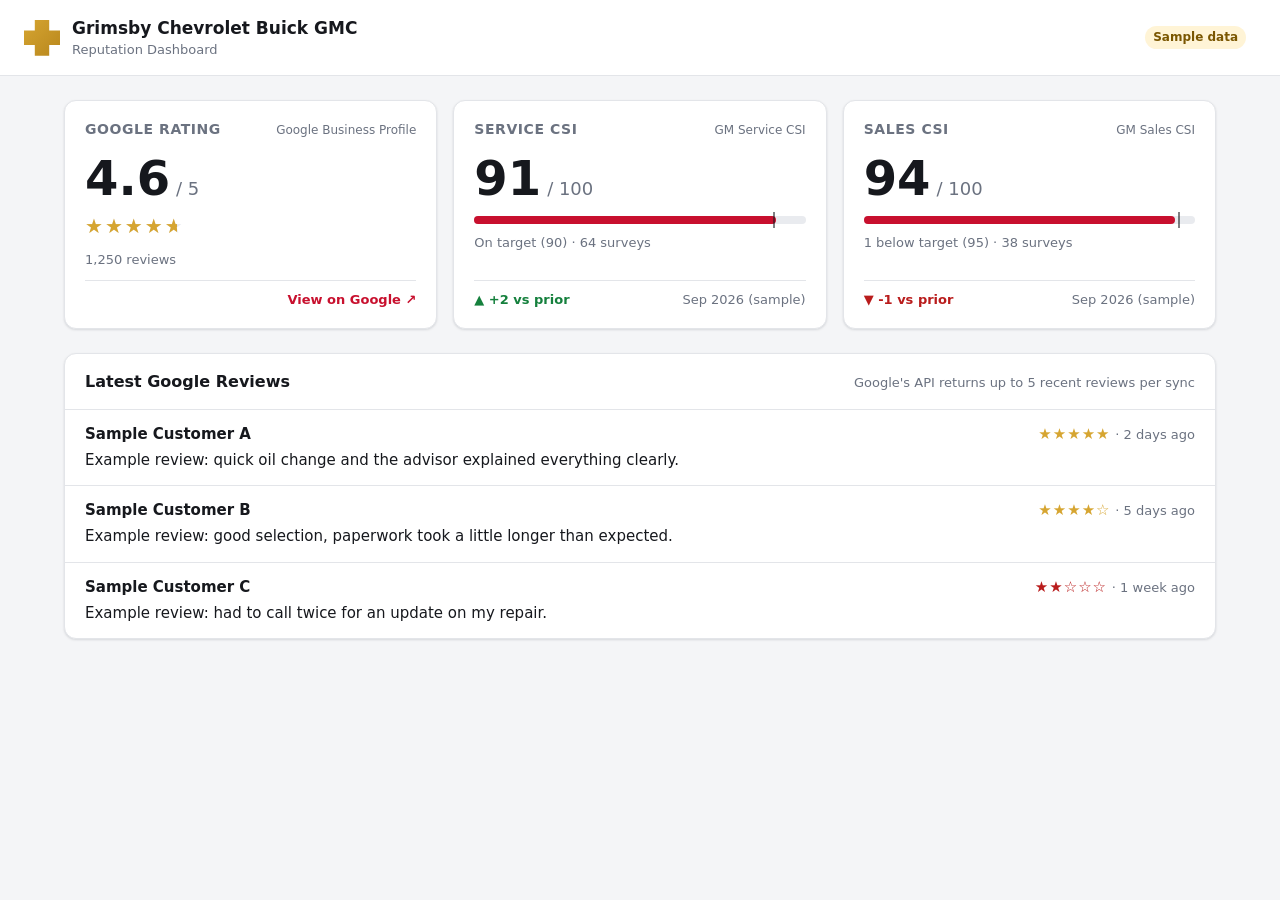
<file: reputation/index.html>
<!doctype html>
<html lang="en">
<head>
  <meta charset="utf-8">
  <meta name="viewport" content="width=device-width, initial-scale=1">
  <title>Reputation Dashboard</title>
  <link rel="stylesheet" href="styles.css">
</head>
<body>
  <header class="topbar">
    <div class="brand">
      <span class="brand-mark" aria-hidden="true"></span>
      <div>
        <h1>Grimsby Chevrolet Buick GMC</h1>
        <p class="subtitle">Reputation Dashboard</p>
      </div>
    </div>
    <div class="topbar-meta">
      <span id="data-mode" class="badge" hidden></span>
      <span id="last-updated" class="muted"></span>
    </div>
  </header>

  <main>
    <section class="tiles" aria-label="Key metrics">
      <!-- Google rating -->
      <article class="tile" id="tile-google">
        <header class="tile-head">
          <h2>Google Rating</h2>
          <span class="source">Google Business Profile</span>
        </header>
        <div class="tile-body">
          <div class="metric">
            <span class="metric-value" data-field="value">—</span>
            <span class="metric-unit">/ 5</span>
          </div>
          <div class="stars" data-field="stars" aria-hidden="true"></div>
          <p class="metric-sub" data-field="sub">Waiting for data</p>
        </div>
        <footer class="tile-foot">
          <span class="delta" data-field="delta"></span>
          <a data-field="link" href="#" target="_blank" rel="noopener" hidden>View on Google ↗</a>
        </footer>
      </article>

      <!-- Service CSI -->
      <article class="tile" id="tile-service">
        <header class="tile-head">
          <h2>Service CSI</h2>
          <span class="source" data-field="source">GM CSI</span>
        </header>
        <div class="tile-body">
          <div class="metric">
            <span class="metric-value" data-field="value">—</span>
            <span class="metric-unit" data-field="unit"></span>
          </div>
          <div class="gauge" data-field="gauge"><span></span><i></i></div>
          <p class="metric-sub" data-field="sub">Not connected yet</p>
        </div>
        <footer class="tile-foot">
          <span class="delta" data-field="delta"></span>
          <span class="muted" data-field="period"></span>
        </footer>
      </article>

      <!-- Sales CSI -->
      <article class="tile" id="tile-sales">
        <header class="tile-head">
          <h2>Sales CSI</h2>
          <span class="source" data-field="source">GM CSI</span>
        </header>
        <div class="tile-body">
          <div class="metric">
            <span class="metric-value" data-field="value">—</span>
            <span class="metric-unit" data-field="unit"></span>
          </div>
          <div class="gauge" data-field="gauge"><span></span><i></i></div>
          <p class="metric-sub" data-field="sub">Not connected yet</p>
        </div>
        <footer class="tile-foot">
          <span class="delta" data-field="delta"></span>
          <span class="muted" data-field="period"></span>
        </footer>
      </article>
    </section>

    <section class="panel" aria-labelledby="reviews-title">
      <header class="panel-head">
        <h2 id="reviews-title">Latest Google Reviews</h2>
        <span class="muted" id="reviews-note"></span>
      </header>
      <ul class="reviews" id="reviews"></ul>
    </section>
  </main>

  <script src="app.js"></script>
</body>
</html>
</file>
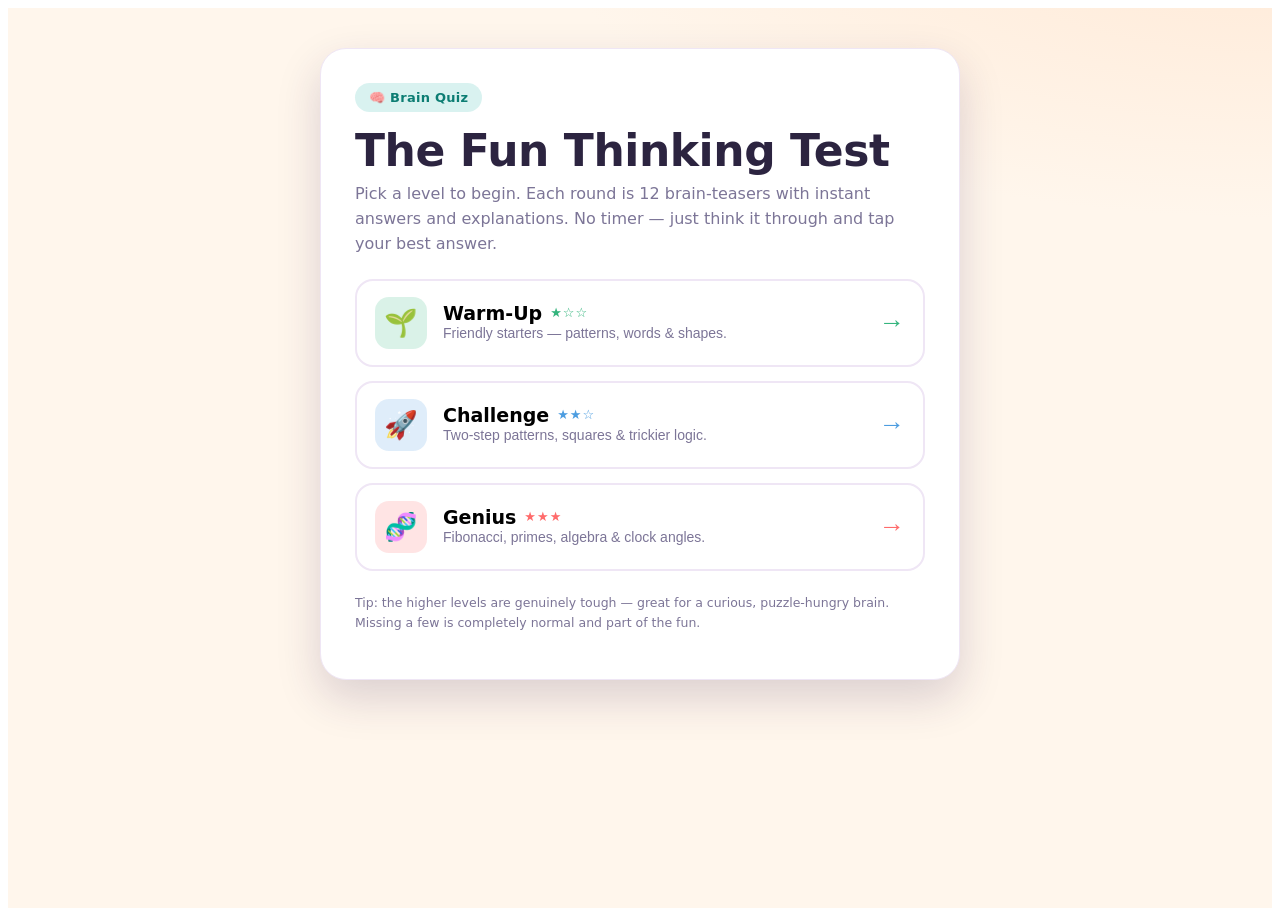
<file: iq-test.html>
<!DOCTYPE html>
<html lang="en">
<head>
<meta charset="UTF-8">
<meta name="viewport" content="width=device-width, initial-scale=1.0">
<title>Brain Quiz — Fun Thinking Test</title>
</head>
<body>
<style>
  :root {
    --ground: #fff6ec;
    --ground-2: #ffe9d6;
    --card: #ffffff;
    --ink: #2c2440;
    --muted: #7c7597;
    --line: #efe6f5;
    --accent: #17b0a3;
    --accent-ink: #0c7d73;
    --good: #16a34a;
    --bad: #e5484d;
    --c-coral: #ff6b6b;
    --c-sky: #4d9de0;
    --c-sun: #f4a935;
    --c-leaf: #35b57e;
    --shadow: 0 18px 44px rgba(58, 33, 82, .18);
    --title: "Baloo 2", "Trebuchet MS", "Segoe UI", system-ui, sans-serif;
    --body: system-ui, -apple-system, "Segoe UI", Roboto, Arial, sans-serif;
  }
  @media (prefers-color-scheme: dark) {
    :root {
      --ground: #1a1530; --ground-2: #241d40; --card: #271f42; --ink: #f4efff;
      --muted: #a79fc4; --line: #362c56; --accent: #35d0c1; --accent-ink: #7defe2;
      --shadow: 0 18px 44px rgba(0,0,0,.45);
    }
  }
  :root[data-theme="light"] {
    --ground: #fff6ec; --ground-2: #ffe9d6; --card: #ffffff; --ink: #2c2440;
    --muted: #7c7597; --line: #efe6f5; --accent: #17b0a3; --accent-ink: #0c7d73;
    --shadow: 0 18px 44px rgba(58, 33, 82, .18);
  }
  :root[data-theme="dark"] {
    --ground: #1a1530; --ground-2: #241d40; --card: #271f42; --ink: #f4efff;
    --muted: #a79fc4; --line: #362c56; --accent: #35d0c1; --accent-ink: #7defe2;
    --shadow: 0 18px 44px rgba(0,0,0,.45);
  }

  * { box-sizing: border-box; }
  .page {
    font-family: var(--body); color: var(--ink);
    background: radial-gradient(1200px 500px at 100% -10%, var(--ground-2), transparent 60%), var(--ground);
    min-height: 100vh; display: flex; justify-content: center;
    padding: clamp(14px, 4vw, 40px) 16px 56px;
  }
  .wrap { width: 100%; max-width: 640px; }
  .card {
    background: var(--card); border-radius: 26px; box-shadow: var(--shadow);
    padding: clamp(20px, 5vw, 34px); border: 1px solid var(--line);
  }
  .eyebrow {
    display: inline-flex; align-items: center; gap: 8px;
    background: color-mix(in srgb, var(--accent) 16%, transparent);
    color: var(--accent-ink); font-weight: 800; font-size: 13px; letter-spacing: .02em;
    padding: 7px 14px; border-radius: 999px;
  }
  h1 {
    font-family: var(--title); font-size: clamp(30px, 8vw, 44px);
    line-height: 1.05; margin: 16px 0 8px; text-wrap: balance; letter-spacing: -.01em;
  }
  .sub { color: var(--muted); font-size: 16px; line-height: 1.55; margin: 0 0 22px; }

  /* Level picker */
  .levels { display: grid; gap: 14px; margin: 8px 0 4px; }
  .level {
    display: flex; align-items: center; gap: 16px; width: 100%; text-align: left; cursor: pointer;
    background: var(--card); border: 2px solid var(--line); border-radius: 18px; padding: 16px 18px;
    transition: transform .12s, border-color .12s, box-shadow .12s;
  }
  .level:hover { transform: translateY(-2px); border-color: var(--lc, var(--accent)); box-shadow: 0 10px 26px rgba(58,33,82,.12); }
  .level:focus-visible { outline: 3px solid var(--ink); outline-offset: 3px; }
  .level .badge {
    flex: none; width: 52px; height: 52px; border-radius: 14px; display: grid; place-items: center;
    font-size: 27px; background: color-mix(in srgb, var(--lc, var(--accent)) 18%, transparent);
  }
  .level .lbody { flex: 1; }
  .level .lname { font-family: var(--title); font-weight: 800; font-size: 19px; display: flex; align-items: center; gap: 8px; }
  .level .ltag { color: var(--muted); font-size: 14px; line-height: 1.4; margin-top: 2px; }
  .level .stars { font-size: 13px; letter-spacing: 1px; color: var(--lc, var(--accent)); font-weight: 800; }
  .level .go { flex: none; color: var(--lc, var(--accent)); font-size: 26px; font-weight: 900; }

  .bar { height: 12px; background: var(--line); border-radius: 999px; overflow: hidden; margin: 10px 0 24px; }
  .bar > i { display: block; height: 100%; width: 0; border-radius: 999px;
    background: linear-gradient(90deg, var(--accent), var(--c-sun)); transition: width .4s ease; }
  .toprow { display: flex; align-items: center; justify-content: space-between; gap: 12px; }
  .qtype { font-family: var(--title); color: var(--accent-ink); font-weight: 800; font-size: 14px; letter-spacing: .04em; text-transform: uppercase; }
  .qcount { color: var(--muted); font-size: 14px; font-weight: 700; }
  .lvlchip { font-family: var(--title); font-size: 12px; font-weight: 800; color: var(--muted); border: 2px solid var(--line); padding: 3px 10px; border-radius: 999px; }
  .qtext { font-size: clamp(20px, 5.5vw, 26px); font-weight: 800; line-height: 1.32; margin: 10px 0 22px; text-wrap: balance; }
  .qtext .mono { font-family: ui-monospace, "SF Mono", Menlo, Consolas, monospace; letter-spacing: 3px; background: var(--line); padding: 2px 8px; border-radius: 6px; }

  .opts { display: grid; gap: 12px; }
  .opt {
    --c: var(--c-sky); display: flex; align-items: center; gap: 14px; width: 100%; text-align: left;
    border: none; cursor: pointer; color: #fff; background: var(--c);
    padding: 16px 18px; border-radius: 16px; font-size: 18px; font-weight: 700;
    box-shadow: 0 5px 0 color-mix(in srgb, var(--c) 60%, #000);
    transition: transform .12s ease, box-shadow .12s ease, opacity .2s ease, filter .2s ease;
  }
  .opt:active { transform: translateY(3px); box-shadow: 0 2px 0 color-mix(in srgb, var(--c) 60%, #000); }
  .opt:hover:not(:disabled) { filter: brightness(1.05); }
  .opt:focus-visible { outline: 3px solid var(--ink); outline-offset: 3px; }
  .opt .shape { flex: none; width: 26px; height: 26px; display: grid; place-items: center; }
  .opt .shape svg { width: 22px; height: 22px; fill: #fff; }
  .opt .txt { flex: 1; }
  .opt .mark { flex: none; font-size: 20px; font-weight: 900; opacity: 0; }
  .opt:disabled { cursor: default; }
  .opt.dim { opacity: .38; filter: saturate(.7); box-shadow: none; }
  .opt.is-correct { box-shadow: 0 0 0 4px var(--card), 0 0 0 8px var(--good); }
  .opt.is-correct .mark { opacity: 1; }
  .opt.is-wrong { box-shadow: 0 0 0 4px var(--card), 0 0 0 8px var(--bad); opacity: .95; }
  .opt.is-wrong .mark { opacity: 1; }

  .feedback { margin-top: 18px; font-size: 15.5px; line-height: 1.55; font-weight: 600; min-height: 22px; }
  .feedback.ok { color: var(--good); }
  .feedback.no { color: var(--bad); }

  .row { display: flex; justify-content: space-between; align-items: center; gap: 14px; margin-top: 24px; }
  .row.center { justify-content: center; flex-wrap: wrap; }
  .scoretag { color: var(--muted); font-weight: 800; font-size: 15px; }
  .btn {
    font-family: var(--title); border: none; cursor: pointer; color: #fff; background: var(--accent);
    font-size: 17px; font-weight: 800; padding: 14px 26px; border-radius: 14px;
    box-shadow: 0 5px 0 var(--accent-ink); transition: transform .12s, box-shadow .12s, opacity .2s;
  }
  .btn:active { transform: translateY(3px); box-shadow: 0 2px 0 var(--accent-ink); }
  .btn:hover:not(:disabled) { filter: brightness(1.05); }
  .btn:focus-visible { outline: 3px solid var(--ink); outline-offset: 3px; }
  .btn:disabled { opacity: .4; cursor: not-allowed; }
  .btn.ghost { background: transparent; color: var(--accent-ink); box-shadow: inset 0 0 0 2px var(--line); }
  .btn.ghost:active { transform: none; }

  .res-emoji { font-size: 60px; text-align: center; }
  .res-score { font-family: var(--title); font-size: clamp(46px, 14vw, 68px); text-align: center; line-height: 1; margin: 6px 0; }
  .res-band { font-family: var(--title); font-size: 24px; text-align: center; margin-bottom: 8px; }
  .res-msg { text-align: center; color: var(--muted); font-size: 16px; line-height: 1.55; margin: 0 auto 4px; max-width: 42ch; }

  .review { margin-top: 22px; border-top: 2px dashed var(--line); padding-top: 16px; }
  .review h3 { font-family: var(--title); margin: 0 0 12px; font-size: 18px; }
  .rev { font-size: 14.5px; padding: 11px 0; border-bottom: 1px solid var(--line); line-height: 1.55; }
  .rev .tag { font-weight: 900; margin-right: 6px; }
  .rev .tag.ok { color: var(--good); }
  .rev .tag.no { color: var(--bad); }
  .rev .mono { font-family: ui-monospace, monospace; }

  .note { font-size: 12.5px; color: var(--muted); line-height: 1.6; margin-top: 22px; }
  @media (prefers-reduced-motion: reduce) { * { transition: none !important; } }
</style>

<div class="page">
  <div class="wrap">
    <div class="card">
      <!-- START / LEVEL PICKER -->
      <section id="start">
        <span class="eyebrow">🧠 Brain Quiz</span>
        <h1>The Fun Thinking Test</h1>
        <p class="sub">Pick a level to begin. Each round is 12 brain-teasers with instant answers and explanations. No timer — just think it through and tap your best answer.</p>
        <div class="levels" id="levels"></div>
        <p class="note">Tip: the higher levels are genuinely tough — great for a curious, puzzle-hungry brain. Missing a few is completely normal and part of the fun.</p>
      </section>

      <!-- QUIZ -->
      <section id="quiz" hidden>
        <div class="toprow">
          <span class="qtype" id="qtype"></span>
          <span class="lvlchip" id="lvlchip"></span>
        </div>
        <div class="qcount" id="qcount" style="margin:6px 0 2px;"></div>
        <div class="bar"><i id="progress"></i></div>
        <div class="qtext" id="qtext"></div>
        <div class="opts" id="opts"></div>
        <div class="feedback" id="feedback"></div>
        <div class="row">
          <span class="scoretag" id="scoretag">Score: 0</span>
          <button class="btn" id="nextBtn" disabled>Next →</button>
        </div>
      </section>

      <!-- RESULTS -->
      <section id="results" hidden>
        <div style="text-align:center;"><span class="eyebrow" id="resLevel">🎉 All done!</span></div>
        <div class="res-emoji" id="resEmoji">🏆</div>
        <div class="res-score" id="resScore">0 / 12</div>
        <div class="res-band" id="resBand"></div>
        <p class="res-msg" id="resMsg"></p>
        <div class="review" id="review"></div>
        <div class="row center">
          <button class="btn ghost" id="menuBtn">← Levels</button>
          <button class="btn" id="againBtn">↺ Retry level</button>
          <button class="btn" id="upBtn" hidden>Next level →</button>
        </div>
        <p class="note">
          This is a <strong>just-for-fun</strong> brain quiz for enjoying puzzles — it is not a real IQ test and
          does not measure how smart anyone is. Everyone's brain is brilliant at different things, and no single
          quiz could ever capture how clever, creative, or curious a person is. Have fun! 😊
        </p>
      </section>
    </div>
  </div>
</div>

<script>
const SHAPES = {
  triangle: '<svg viewBox="0 0 24 24"><path d="M12 3 22 21 2 21Z"/></svg>',
  diamond:  '<svg viewBox="0 0 24 24"><path d="M12 2 22 12 12 22 2 12Z"/></svg>',
  circle:   '<svg viewBox="0 0 24 24"><circle cx="12" cy="12" r="10"/></svg>',
  square:   '<svg viewBox="0 0 24 24"><rect x="3" y="3" width="18" height="18" rx="3"/></svg>'
};
const STYLES = [
  { c: "var(--c-coral)", s: "triangle" },
  { c: "var(--c-sky)",   s: "diamond" },
  { c: "var(--c-sun)",   s: "circle" },
  { c: "var(--c-leaf)",  s: "square" }
];

const LEVELS = [
  {
    name: "Warm-Up", emoji: "🌱", stars: "★☆☆",
    tag: "Friendly starters — patterns, words & shapes.", color: "#35b57e",
    questions: [
      { type: "Number pattern", q: 'What comes next? <span class="mono">2, 4, 6, 8, ?</span>',
        opts: ["9", "10", "12", "16"], answer: 1, why: "The numbers go up by 2 each time, so after 8 comes 10." },
      { type: "Odd one out", q: "Which one does NOT belong?",
        opts: ["Apple", "Banana", "Carrot", "Orange"], answer: 2, why: "Apple, banana, and orange are fruits — a carrot is a vegetable." },
      { type: "Word logic", q: "Finger is to Hand as Toe is to ______ ?",
        opts: ["Arm", "Foot", "Leg", "Knee"], answer: 1, why: "Fingers are part of a hand, and toes are part of a foot." },
      { type: "Number pattern", q: 'What comes next? <span class="mono">1, 2, 4, 8, ?</span>',
        opts: ["10", "12", "14", "16"], answer: 3, why: "Each number doubles: 1 → 2 → 4 → 8 → 16." },
      { type: "Shapes", q: "A shape has 3 straight sides and 3 corners. What is it?",
        opts: ["Square", "Triangle", "Circle", "Pentagon"], answer: 1, why: "A triangle has exactly 3 sides and 3 corners." },
      { type: "Logic puzzle", q: "Tom is taller than Sam. Sam is taller than Ben. Who is tallest?",
        opts: ["Tom", "Sam", "Ben", "Can't tell"], answer: 0, why: "Tom is taller than Sam, and Sam is taller than Ben — so Tom is tallest." },
      { type: "Letter pattern", q: 'What comes next? <span class="mono">A, C, E, G, ?</span>',
        opts: ["H", "I", "J", "K"], answer: 1, why: "The pattern skips one letter each time (A _ C _ E _ G), so next is I." },
      { type: "Everyday maths", q: "3 boxes hold 4 pencils each. How many pencils in total?",
        opts: ["7", "10", "12", "14"], answer: 2, why: "3 boxes × 4 pencils = 12 pencils." },
      { type: "Word meaning", q: 'Which word is the OPPOSITE of "ancient"?',
        opts: ["Old", "Modern", "Broken", "Huge"], answer: 1, why: '"Ancient" means very old, so its opposite is "modern" (new).' },
      { type: "Number pattern", q: 'What is missing? <span class="mono">5, 10, ?, 20, 25</span>',
        opts: ["12", "13", "15", "18"], answer: 2, why: "The numbers count up by 5 each time, so the missing one is 15." },
      { type: "Logic", q: "All robins are birds. All birds have feathers. So a robin definitely has ______ ?",
        opts: ["Fur", "Feathers", "Scales", "Fins"], answer: 1, why: "If all birds have feathers and a robin is a bird, a robin must have feathers." },
      { type: "Code breaker", q: 'If <span class="mono">CAT</span>=3 and <span class="mono">TIGER</span>=5, what is <span class="mono">DOG</span>?',
        opts: ["2", "3", "4", "6"], answer: 1, why: 'The number equals how many letters the word has. "DOG" has 3 letters → 3.' }
    ]
  },
  {
    name: "Challenge", emoji: "🚀", stars: "★★☆",
    tag: "Two-step patterns, squares & trickier logic.", color: "#4d9de0",
    questions: [
      { type: "Number pattern", q: 'What comes next? <span class="mono">3, 6, 11, 18, 27, ?</span>',
        opts: ["34", "36", "38", "40"], answer: 2, why: "The gaps grow: +3, +5, +7, +9, then +11. So 27 + 11 = 38." },
      { type: "Square numbers", q: 'What comes next? <span class="mono">1, 4, 9, 16, 25, ?</span>',
        opts: ["30", "35", "36", "49"], answer: 2, why: "These are square numbers (1², 2², 3², 4², 5²). Next is 6² = 36." },
      { type: "Analogy", q: "Book is to Reading as Fork is to ______ ?",
        opts: ["Kitchen", "Eating", "Metal", "Knife"], answer: 1, why: "You use a book for reading, and you use a fork for eating." },
      { type: "Odd one out", q: "Which number is the odd one out?",
        opts: ["2", "5", "9", "11"], answer: 2, why: "2, 5, and 11 are prime numbers (only divisible by 1 and themselves). 9 = 3 × 3 is not." },
      { type: "Deduction", q: "All Bloops are Razzies, and all Razzies are Lazzies. Are all Bloops Lazzies?",
        opts: ["Yes", "No", "Maybe", "Can't tell"], answer: 0, why: "Bloops → Razzies → Lazzies. Following the chain, every Bloop must be a Lazzie." },
      { type: "Letter pattern", q: 'What comes next? <span class="mono">B, D, G, K, ?</span>',
        opts: ["N", "O", "P", "Q"], answer: 2, why: "Positions 2, 4, 7, 11 — the gaps grow +2, +3, +4, then +5 → position 16 = P." },
      { type: "Synonyms", q: 'Which word does NOT mean "happy"?',
        opts: ["Joyful", "Cheerful", "Gloomy", "Merry"], answer: 2, why: '"Gloomy" means sad or dark — the opposite of happy.' },
      { type: "Fractions", q: "A pizza has 8 slices. You eat 3 and a friend eats 2. What fraction is left?",
        opts: ["3/8", "5/8", "1/2", "3/5"], answer: 0, why: "5 slices are eaten, leaving 3 of the 8 slices — that's 3/8." },
      { type: "Number puzzle", q: "What is half of a quarter of 80?",
        opts: ["5", "10", "20", "40"], answer: 1, why: "A quarter of 80 is 20, and half of 20 is 10." },
      { type: "Number pattern", q: 'What comes next? <span class="mono">2, 6, 12, 20, 30, ?</span>',
        opts: ["36", "40", "42", "44"], answer: 2, why: "The gaps go +4, +6, +8, +10, then +12. So 30 + 12 = 42." },
      { type: "Analogy", q: "Whisper is to Shout as Trickle is to ______ ?",
        opts: ["Drip", "Drop", "Flood", "Splash"], answer: 2, why: "A shout is a big whisper; a flood is a big trickle. It's about small → large." },
      { type: "Logic puzzle", q: "Sara is younger than Mia but older than Leo. Tom is older than Mia. Who is oldest?",
        opts: ["Tom", "Mia", "Sara", "Leo"], answer: 0, why: "Order: Leo < Sara < Mia < Tom. Tom is the oldest." }
    ]
  },
  {
    name: "Genius", emoji: "🧬", stars: "★★★",
    tag: "Fibonacci, primes, algebra & clock angles.", color: "#ff6b6b",
    questions: [
      { type: "Fibonacci", q: 'What comes next? <span class="mono">1, 1, 2, 3, 5, 8, 13, ?</span>',
        opts: ["18", "20", "21", "24"], answer: 2, why: "Each number is the sum of the two before it: 8 + 13 = 21. This is the Fibonacci sequence." },
      { type: "Prime numbers", q: 'What comes next? <span class="mono">2, 3, 5, 7, 11, 13, ?</span>',
        opts: ["15", "16", "17", "19"], answer: 2, why: "These are prime numbers. After 13 the next prime is 17 (15 = 3×5 and 16 are not prime)." },
      { type: "Factorials", q: 'What comes next? <span class="mono">1, 2, 6, 24, 120, ?</span>',
        opts: ["240", "600", "720", "840"], answer: 2, why: "You multiply by 2, 3, 4, 5, then 6: 120 × 6 = 720. These are factorials." },
      { type: "Cube numbers", q: 'What comes next? <span class="mono">1, 8, 27, 64, ?</span>',
        opts: ["100", "121", "125", "216"], answer: 2, why: "These are cubes (1³, 2³, 3³, 4³). Next is 5³ = 125." },
      { type: "Algebra", q: "If 3 pencils cost 60¢, how much do 7 pencils cost?",
        opts: ["$1.20", "$1.40", "$1.60", "$2.10"], answer: 1, why: "One pencil is 60 ÷ 3 = 20¢, so 7 pencils cost 7 × 20¢ = 140¢ = $1.40." },
      { type: "Think backwards", q: "A number is increased by 5, then doubled, giving 26. What was the number?",
        opts: ["6", "8", "13", "18"], answer: 1, why: "Work backwards: 26 ÷ 2 = 13, then 13 − 5 = 8. Check: (8 + 5) × 2 = 26. ✓" },
      { type: "Spatial logic", q: "5 houses in a row. The green house is 3rd, and blue is immediately to its right. Which house is blue?",
        opts: ["House 2", "House 4", "House 5", "House 1"], answer: 1, why: "\"Immediately to the right\" of house 3 is house 4." },
      { type: "Analogy", q: "Petal is to Flower as ______ is to Book.",
        opts: ["Cover", "Page", "Word", "Author"], answer: 1, why: "A flower is made up of petals; a book is made up of pages." },
      { type: "Shape sequence", q: "Triangle (3 sides), Square (4), Pentagon (5), Hexagon (6)… what has 7 sides?",
        opts: ["Octagon", "Heptagon", "Nonagon", "Decagon"], answer: 1, why: "A 7-sided shape is a heptagon. (Octagon has 8, nonagon 9, decagon 10.)" },
      { type: "Two-rule pattern", q: 'What comes next? <span class="mono">100, 50, 52, 26, 28, 14, 16, ?</span>',
        opts: ["8", "12", "18", "7"], answer: 0, why: "Two rules alternate: halve, then +2. 16 ÷ 2 = 8." },
      { type: "Deduction", q: "Some cats are black. All black things absorb heat. What definitely follows?",
        opts: ["All cats absorb heat", "Some cats absorb heat", "No cats absorb heat", "Only black cats exist"], answer: 1, why: "The black cats are black things, so they absorb heat — meaning at least some cats do." },
      { type: "Clock angle", q: "At 3:15, what is the angle between the hour and minute hands?",
        opts: ["0°", "7.5°", "22.5°", "90°"], answer: 1, why: "The minute hand is at 90°. The hour hand has crept ¼ past 3: 90° + 7.5° = 97.5°. The gap is 7.5°." }
    ]
  }
];

const el = (id) => document.getElementById(id);
let li = 0, current = 0, score = 0, answers = [];

function show(id) { ["start", "quiz", "results"].forEach(s => el(s).hidden = (s !== id)); }

function buildMenu() {
  const box = el("levels");
  box.innerHTML = "";
  LEVELS.forEach((lv, idx) => {
    const b = document.createElement("button");
    b.className = "level";
    b.style.setProperty("--lc", lv.color);
    b.innerHTML =
      `<span class="badge">${lv.emoji}</span>
       <span class="lbody">
         <span class="lname">${lv.name} <span class="stars">${lv.stars}</span></span>
         <span class="ltag">${lv.tag}</span>
       </span>
       <span class="go">→</span>`;
    b.onclick = () => startLevel(idx);
    box.appendChild(b);
  });
}

function startLevel(idx) {
  li = idx; current = 0; score = 0; answers = [];
  const lv = LEVELS[li];
  el("lvlchip").textContent = `${lv.emoji} ${lv.name}`;
  document.documentElement.style.setProperty("--accent-live", lv.color);
  show("quiz");
  render();
}

function render() {
  const lv = LEVELS[li];
  const item = lv.questions[current];
  el("qtype").textContent = item.type;
  el("qcount").textContent = `Question ${current + 1} of ${lv.questions.length}`;
  el("progress").style.width = `${(current / lv.questions.length) * 100}%`;
  el("qtext").innerHTML = item.q;
  el("feedback").textContent = "";
  el("feedback").className = "feedback";
  el("scoretag").textContent = `Score: ${score}`;
  el("nextBtn").disabled = true;

  const opts = el("opts");
  opts.innerHTML = "";
  item.opts.forEach((text, i) => {
    const st = STYLES[i % STYLES.length];
    const b = document.createElement("button");
    b.className = "opt";
    b.style.setProperty("--c", st.c);
    b.innerHTML = `<span class="shape">${SHAPES[st.s]}</span><span class="txt">${text}</span><span class="mark"></span>`;
    b.onclick = () => choose(i, b);
    opts.appendChild(b);
  });
}

function choose(i, btn) {
  const item = LEVELS[li].questions[current];
  const buttons = [...el("opts").querySelectorAll(".opt")];
  buttons.forEach(b => b.disabled = true);
  const correct = i === item.answer;
  buttons.forEach((b, idx) => {
    if (idx === item.answer) { b.classList.add("is-correct"); b.querySelector(".mark").textContent = "✓"; }
    else if (idx === i) { b.classList.add("is-wrong"); b.querySelector(".mark").textContent = "✗"; }
    else { b.classList.add("dim"); }
  });
  if (correct) {
    score++;
    el("feedback").textContent = "✅ Correct! " + item.why;
    el("feedback").className = "feedback ok";
  } else {
    el("feedback").textContent = "❌ Not quite. " + item.why;
    el("feedback").className = "feedback no";
  }
  el("scoretag").textContent = `Score: ${score}`;
  el("nextBtn").disabled = false;
  answers.push({ qi: current, chosen: i, correct });
}

function next() {
  current++;
  if (current < LEVELS[li].questions.length) render();
  else finish();
}

function finish() {
  const lv = LEVELS[li];
  const total = lv.questions.length;
  show("results");
  el("resLevel").textContent = `${lv.emoji} ${lv.name} · complete!`;
  el("resScore").textContent = `${score} / ${total}`;
  const pct = score / total;
  let band, emoji, msg;
  if (pct === 1) { band = "Perfect score! 🌟"; emoji = "🏆"; msg = "Every single one correct — outstanding thinking!"; }
  else if (pct >= 0.8) { band = "Brilliant!"; emoji = "🌟"; msg = "Fantastic work — a seriously sharp mind at play."; }
  else if (pct >= 0.6) { band = "Great job!"; emoji = "😎"; msg = "Really well done — lots of clever reasoning here."; }
  else if (pct >= 0.4) { band = "Nice effort!"; emoji = "🙂"; msg = "Good going! Read the answers below to pick up some new tricks."; }
  else { band = "Keep going!"; emoji = "💪"; msg = "This level is a tough one. Check the explanations and give it another go — that's how the brain grows."; }
  el("resEmoji").textContent = emoji;
  el("resBand").textContent = band;
  el("resMsg").textContent = msg;

  el("upBtn").hidden = (li >= LEVELS.length - 1);

  const rev = el("review");
  rev.innerHTML = "<h3>Look back at your answers</h3>";
  answers.forEach(a => {
    const item = lv.questions[a.qi];
    const chosen = item.opts[a.chosen], right = item.opts[item.answer];
    const d = document.createElement("div");
    d.className = "rev";
    d.innerHTML = a.correct
      ? `<span class="tag ok">✓</span><strong>Q${a.qi + 1}.</strong> ${item.q} — you chose <strong>${chosen}</strong>. ${item.why}`
      : `<span class="tag no">✗</span><strong>Q${a.qi + 1}.</strong> ${item.q} — you chose <strong>${chosen}</strong>. Answer: <strong>${right}</strong>. ${item.why}`;
    rev.appendChild(d);
  });
}

el("menuBtn").onclick = () => { buildMenu(); show("start"); };
el("againBtn").onclick = () => startLevel(li);
el("upBtn").onclick = () => startLevel(Math.min(li + 1, LEVELS.length - 1));
el("nextBtn").onclick = next;

buildMenu();
show("start");
</script>

</body>
</html>
</file>
<file: reputation/styles.css>
:root {
  --bg: #f4f5f7;
  --surface: #ffffff;
  --border: #e3e5e9;
  --text: #16181d;
  --muted: #6b7280;
  --accent: #c8102e;        /* GM red */
  --gold: #d6a531;          /* Chevy bowtie gold */
  --good: #15803d;
  --bad: #b91c1c;
  --track: #e9ebef;
  --badge-bg: #fff4d6;
  --badge-text: #7a5600;
  --shadow: 0 1px 2px rgba(16, 24, 40, .05), 0 1px 3px rgba(16, 24, 40, .08);
}

@media (prefers-color-scheme: dark) {
  :root:not([data-theme="light"]) {
    --bg: #0f1115;
    --surface: #181b21;
    --border: #2a2e37;
    --text: #eceef2;
    --muted: #9aa1ad;
    --good: #4ade80;
    --bad: #f87171;
    --track: #2a2e37;
    --badge-bg: #3a2f10;
    --badge-text: #f5d27a;
    --shadow: none;
  }
}
:root[data-theme="dark"] {
  --bg: #0f1115;
  --surface: #181b21;
  --border: #2a2e37;
  --text: #eceef2;
  --muted: #9aa1ad;
  --good: #4ade80;
  --bad: #f87171;
  --track: #2a2e37;
  --badge-bg: #3a2f10;
  --badge-text: #f5d27a;
  --shadow: none;
}

* { box-sizing: border-box; }

body {
  margin: 0;
  background: var(--bg);
  color: var(--text);
  font: 15px/1.45 system-ui, -apple-system, "Segoe UI", Roboto, sans-serif;
}

h1, h2, p { margin: 0; }

.muted { color: var(--muted); font-size: 13px; }

/* Top bar */
.topbar {
  display: flex;
  flex-wrap: wrap;
  gap: 12px;
  align-items: center;
  justify-content: space-between;
  padding: 16px 24px;
  background: var(--surface);
  border-bottom: 1px solid var(--border);
}
.brand { display: flex; align-items: center; gap: 12px; }
.brand-mark {
  width: 36px; height: 36px; border-radius: 8px;
  background: linear-gradient(135deg, var(--gold), #b8871d);
  clip-path: polygon(0 30%, 30% 30%, 30% 0, 70% 0, 70% 30%, 100% 30%, 100% 70%, 70% 70%, 70% 100%, 30% 100%, 30% 70%, 0 70%);
}
.brand h1 { font-size: 17px; font-weight: 650; }
.subtitle { color: var(--muted); font-size: 13px; }
.topbar-meta { display: flex; align-items: center; gap: 10px; }

.badge {
  font-size: 12px; font-weight: 600;
  padding: 3px 8px; border-radius: 999px;
  background: var(--badge-bg); color: var(--badge-text);
}

main { max-width: 1200px; margin: 0 auto; padding: 24px; }

/* Tiles */
.tiles {
  display: grid;
  grid-template-columns: repeat(auto-fit, minmax(280px, 1fr));
  gap: 16px;
}
.tile {
  display: flex; flex-direction: column;
  background: var(--surface);
  border: 1px solid var(--border);
  border-radius: 12px;
  box-shadow: var(--shadow);
  padding: 18px 20px;
  min-height: 210px;
}
.tile-head { display: flex; justify-content: space-between; align-items: baseline; gap: 8px; }
.tile-head h2 { font-size: 14px; font-weight: 600; text-transform: uppercase; letter-spacing: .04em; color: var(--muted); }
.source { font-size: 12px; color: var(--muted); }
.tile-body { flex: 1; padding: 14px 0 10px; }
.metric { display: flex; align-items: baseline; gap: 6px; }
.metric-value { font-size: 48px; font-weight: 700; line-height: 1; font-variant-numeric: tabular-nums; }
.metric-unit { font-size: 18px; color: var(--muted); }
.metric-sub { margin-top: 10px; color: var(--muted); font-size: 13px; }
.tile.empty .metric-value { color: var(--muted); }

.stars { margin-top: 10px; font-size: 20px; letter-spacing: 2px; position: relative; display: inline-block; color: var(--track); }
.stars::before { content: "★★★★★"; }
.stars span { position: absolute; inset: 0 auto 0 0; overflow: hidden; white-space: nowrap; color: var(--gold); }

.gauge { position: relative; margin-top: 14px; height: 8px; border-radius: 999px; background: var(--track); }
.gauge span { position: absolute; inset: 0 auto 0 0; border-radius: 999px; background: var(--accent); width: 0; transition: width .6s ease; }
.gauge i { position: absolute; top: -4px; bottom: -4px; width: 2px; background: var(--text); opacity: .55; display: none; }

.tile-foot {
  display: flex; justify-content: space-between; align-items: center; gap: 8px;
  border-top: 1px solid var(--border); padding-top: 10px; font-size: 13px;
}
.tile-foot a { color: var(--accent); text-decoration: none; font-weight: 600; }
.delta { font-weight: 600; font-variant-numeric: tabular-nums; }
.delta.up { color: var(--good); }
.delta.down { color: var(--bad); }

/* Reviews panel */
.panel {
  margin-top: 24px;
  background: var(--surface);
  border: 1px solid var(--border);
  border-radius: 12px;
  box-shadow: var(--shadow);
}
.panel-head { display: flex; justify-content: space-between; align-items: baseline; gap: 8px; padding: 16px 20px; border-bottom: 1px solid var(--border); }
.panel-head h2 { font-size: 16px; font-weight: 600; }
.reviews { list-style: none; margin: 0; padding: 0; }
.reviews li { padding: 14px 20px; border-bottom: 1px solid var(--border); }
.reviews li:last-child { border-bottom: 0; }
.review-top { display: flex; justify-content: space-between; gap: 8px; flex-wrap: wrap; }
.review-author { font-weight: 600; }
.review-stars { color: var(--gold); letter-spacing: 1px; }
.review-stars.low { color: var(--bad); }
.review-text { margin-top: 4px; color: var(--text); }
.reviews .empty-row { color: var(--muted); }

@media (max-width: 600px) {
  .topbar { padding: 14px 16px; }
  main { padding: 16px; }
  .metric-value { font-size: 40px; }
}
</file>
